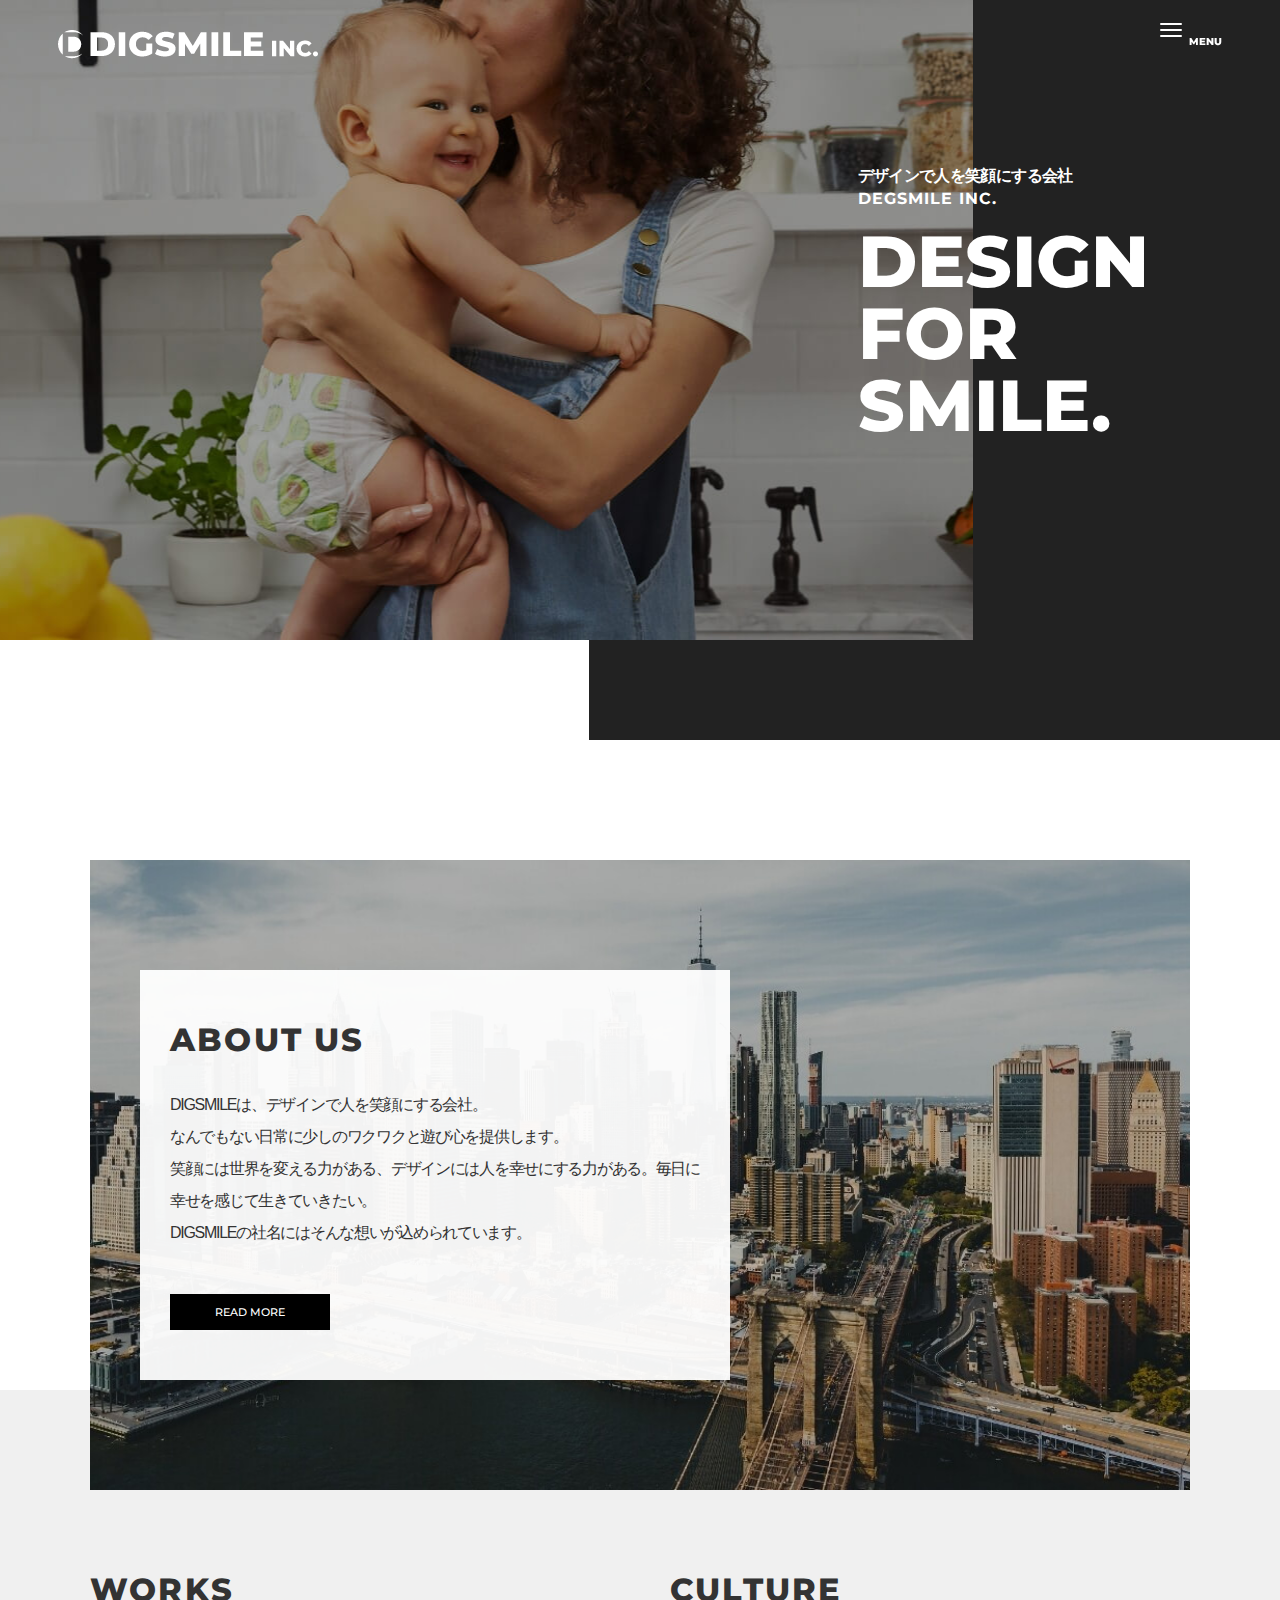
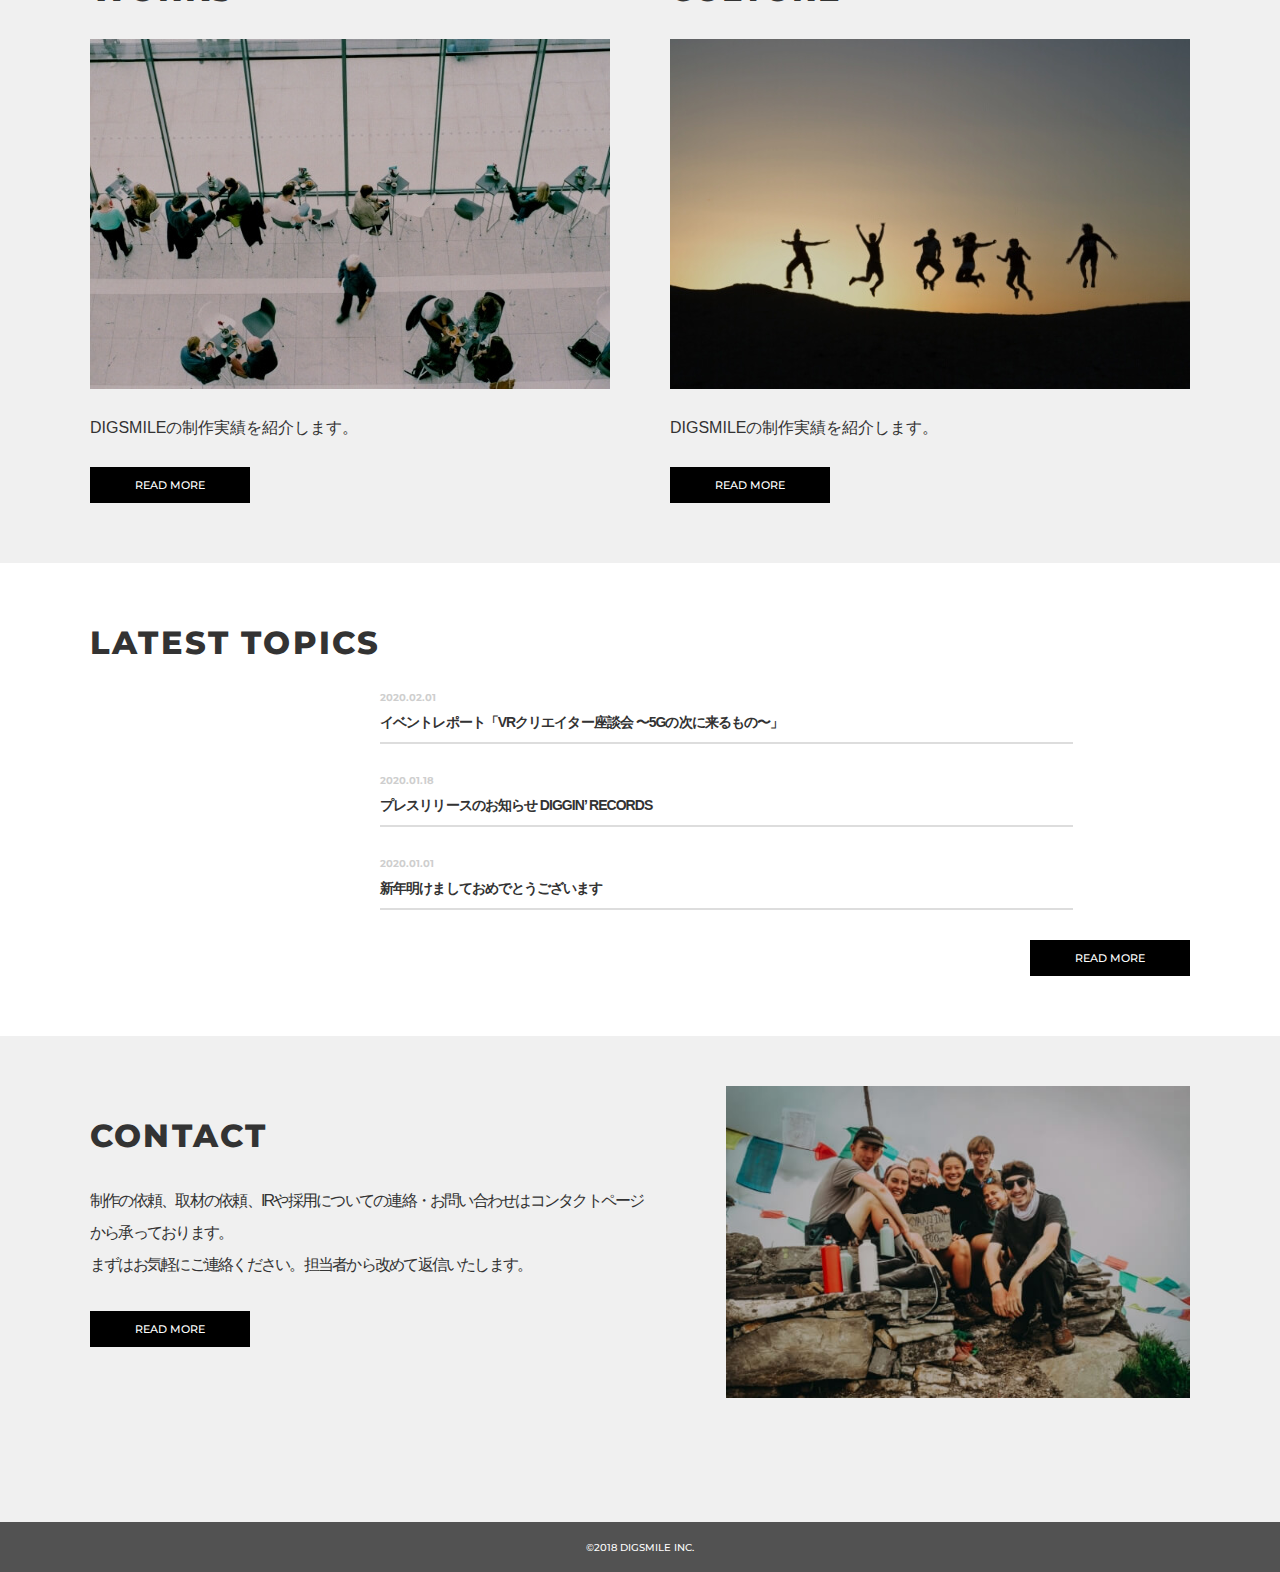
<file: portfolio001/index.html>
<!DOCTYPE html>
<html lang="ja">
  <head>
    <meta charset="utf-8">
    <meta http-equiv="X-UA-Compatible" content="IE=edge,chrome=1">
    <meta name="viewport" content="width=device-width, initial-scale=1">
        <meta name="description" content="description">
        <meta name="author" content="">
        <meta property="og:title" content="title">
        <meta property="og:type" content="website">
        <meta property="og:url" content="http://#{metas.url}">
        <!-- <meta property="og:image" content="http://#{metas.image}/og_image.png"> -->
        <meta property="og:site_name" content="site_name">
        <meta property="og:description" content="description">
    <title></title>
    <link rel="stylesheet" href="./assets/css/style.css">
    <link rel="preconnect" href="https://fonts.gstatic.com">
    <link href="https://fonts.googleapis.com/css2?family=Montserrat:wght@500;800&amp;display=swap" rel="stylesheet">
    <script async src="https://www.googletagmanager.com/gtag/js?id=G-PF06NMBZQF"></script>
    <script>
      window.dataLayer = window.dataLayer || [];
      function gtag(){dataLayer.push(arguments);}
      gtag('js', new Date());
      gtag('config', 'G-PF06NMBZQF');
    </script>
  </head>
  <script src="//ajax.googleapis.com/ajax/libs/jquery/1.11.2/jquery.min.js"></script>
  <script src="./assets/js/style.js"></script>
  <script>(window.jQuery || document .write('<script src="js/jquery-1.11.2.min.js"><\/script>'));</script>
    <body class="l-container" id="top">
      <header id="l-site-header">
        <div class="p-header-area flex-container">
          <div class="o-site-title">
            <h1><a href="./"><img src="./assets/images/site-logo.png" alt="DIGSMILE inc."></a></h1>
          </div>
        </div>
      </header>
      <div class="p-header-menu-button-part">
        <div class="p-header-menu-button-area">
          <div class="o-button__menu flex-container">
            <div id="nav-toggle-button">
              <button class="menu-trigger"><span></span><span></span><span></span></button>
            </div>
            <div class="o-button__menu-text"><span>MENU</span></div>
          </div>
        </div>
      </div>
          <main class="p-top-main" id="l-site-main">
            <section class="p-main-visual">
              <div class="p-left-area"></div>
              <div class="p-right-area"></div>
              <div class="p-text-area">
                <div class="p-text-area__inner">
                  <h2>デザインで人を笑顔にする会社<br><span class="en">DEGSMILE INC.</span></h2>
                  <p class="p-catchcopy">DESIGN<br>FOR<br>SMILE.</p>
                </div>
              </div>
            </section>
            <div class="p-middle-area">
              <section class="p-about-area">
                <div class="p-about-content-box">
                  <h2 class="o-section-title">ABOUT US</h2>
                  <p class="about-content-text">
                    DIGSMILEは、デザインで人を笑顔にする会社。<br>
                    なんでもない日常に少しのワクワクと遊び心を提供します。<br class="pc_only">
                    笑顔には世界を変える力がある、デザインには人を幸せにする力がある。毎日に幸せを感じて生きていきたい。<br>
                    DIGSMILEの社名にはそんな想いが込められています。
                  </p><a href="./about">
                    <button class="o-button">READ MORE</button></a>
                </div>
              </section>
              <div class="works-culture-area o-bg-accent">
                <div class="c-flex__container">
                  <section class="p-works-area c-flex__item o-content-box">
                    <h2 class="o-section-title">WORKS</h2>
                    <div class="o-section-image">
                      <picture>
                        <source media="(min-width: 481px)" srcset="./assets/images/works-img_pc.jpg">
                        <source media="(max-width: 480px)" srcset="./assets/images/works-img_sp.jpg"><img src="./assets/images/works-img_pc.jpg" alt="works">
                      </picture>
                    </div>
                    <p>DIGSMILEの制作実績を紹介します。</p>
                    <button class="o-button">READ MORE</button>
                  </section>
                  <section class="p-culture-area c-flex__item o-content-box">
                    <h2 class="o-section-title">CULTURE</h2>
                    <div class="o-section-image">
                      <picture>
                        <source media="(min-width: 481px)" srcset="./assets/images/culture-img_pc.jpg">
                        <source media="(max-width: 480px)" srcset="./assets/images/culture-img_sp.jpg"><img src="./assets/images/culture-img_pc.jpg" alt="culture">
                      </picture>
                    </div>
                    <p>DIGSMILEの制作実績を紹介します。</p>
                    <button class="o-button">READ MORE</button>
                  </section>
                </div>
              </div>
              <section class="p-topics-area o-content-box">
                <div class="c-flex__container">
                  <h2 class="c-flex__item o-section-title">LATEST TOPICS</h2>
                  <ul class="p-topics-list c-flex__item">
                    <li class="p-topics-item">
                      <div class="o-date">2020.02.01</div>
                      <p class="o-topic-title">イベントレポート「VRクリエイター座談会 〜5Gの次に来るもの〜」</p>
                    </li>
                    <li class="p-topics-item">
                      <div class="o-date">2020.01.18</div>
                      <p class="o-topic-title">プレスリリースのお知らせ DIGGIN’ RECORDS</p>
                    </li>
                    <li class="p-topics-item">
                      <div class="o-date">2020.01.01</div>
                      <p class="o-topic-title">新年明けましておめでとうございます</p>
                    </li>
                  </ul>
                </div>
                <button class="o-button">READ MORE</button>
              </section>
              <section class="p-contanct-area o-bg-accent">
                <div class="p-contact__inner c-flex__container o-content-box">
                  <div class="o-section-image c-flex__item">
                    <picture>
                      <source media="(min-width: 481px)" srcset="./assets/images/contact-img_pc.jpg">
                      <source media="(max-width: 480px)" srcset="./assets/images/contact-img_sp.jpg"><img src="./assets/images/contact-img_pc.jpg" alt="contact">
                    </picture>
                  </div>
                  <div class="o-section-content c-flex__item">
                    <h2 class="o-section-title">CONTACT</h2>
                    <p>制作の依頼、取材の依頼、IRや採用についての連絡・お問い合わせはコンタクトページから承っております。<br>まずはお気軽にご連絡ください。担当者から改めて返信いたします。</p><a href="./contact">
                      <button class="o-button">READ MORE</button></a>
                  </div>
                </div>
              </section>
            </div>
          </main>
      <aside id="l-site-aside">
        <div class="p-side-menu_area">
          <div class="p-side-menu_content">
            <div class="o-side-menu-icon"><img src="./assets/images/sidemenu-img.svg" alt="サイドメニューアイコン"></div>
            <ul>
              <li><a href="./about">ABOUT US</a></li>
              <li>WORKS</li>
              <li>CULTURE</li>
              <li>TOPICS</li>
              <li><a href="./contact">CONTACT</a></li>
            </ul>
          </div>
        </div>
      </aside>
      <div class="o-modal-bg"></div>
      <footer id="l-site-footer">
        <div class="p-footer-area">
          <p class="o-copyright"><span>©2018 DIGSMILE INC.</span></p>
        </div>
      </footer>
    </body>
</html>
</file>
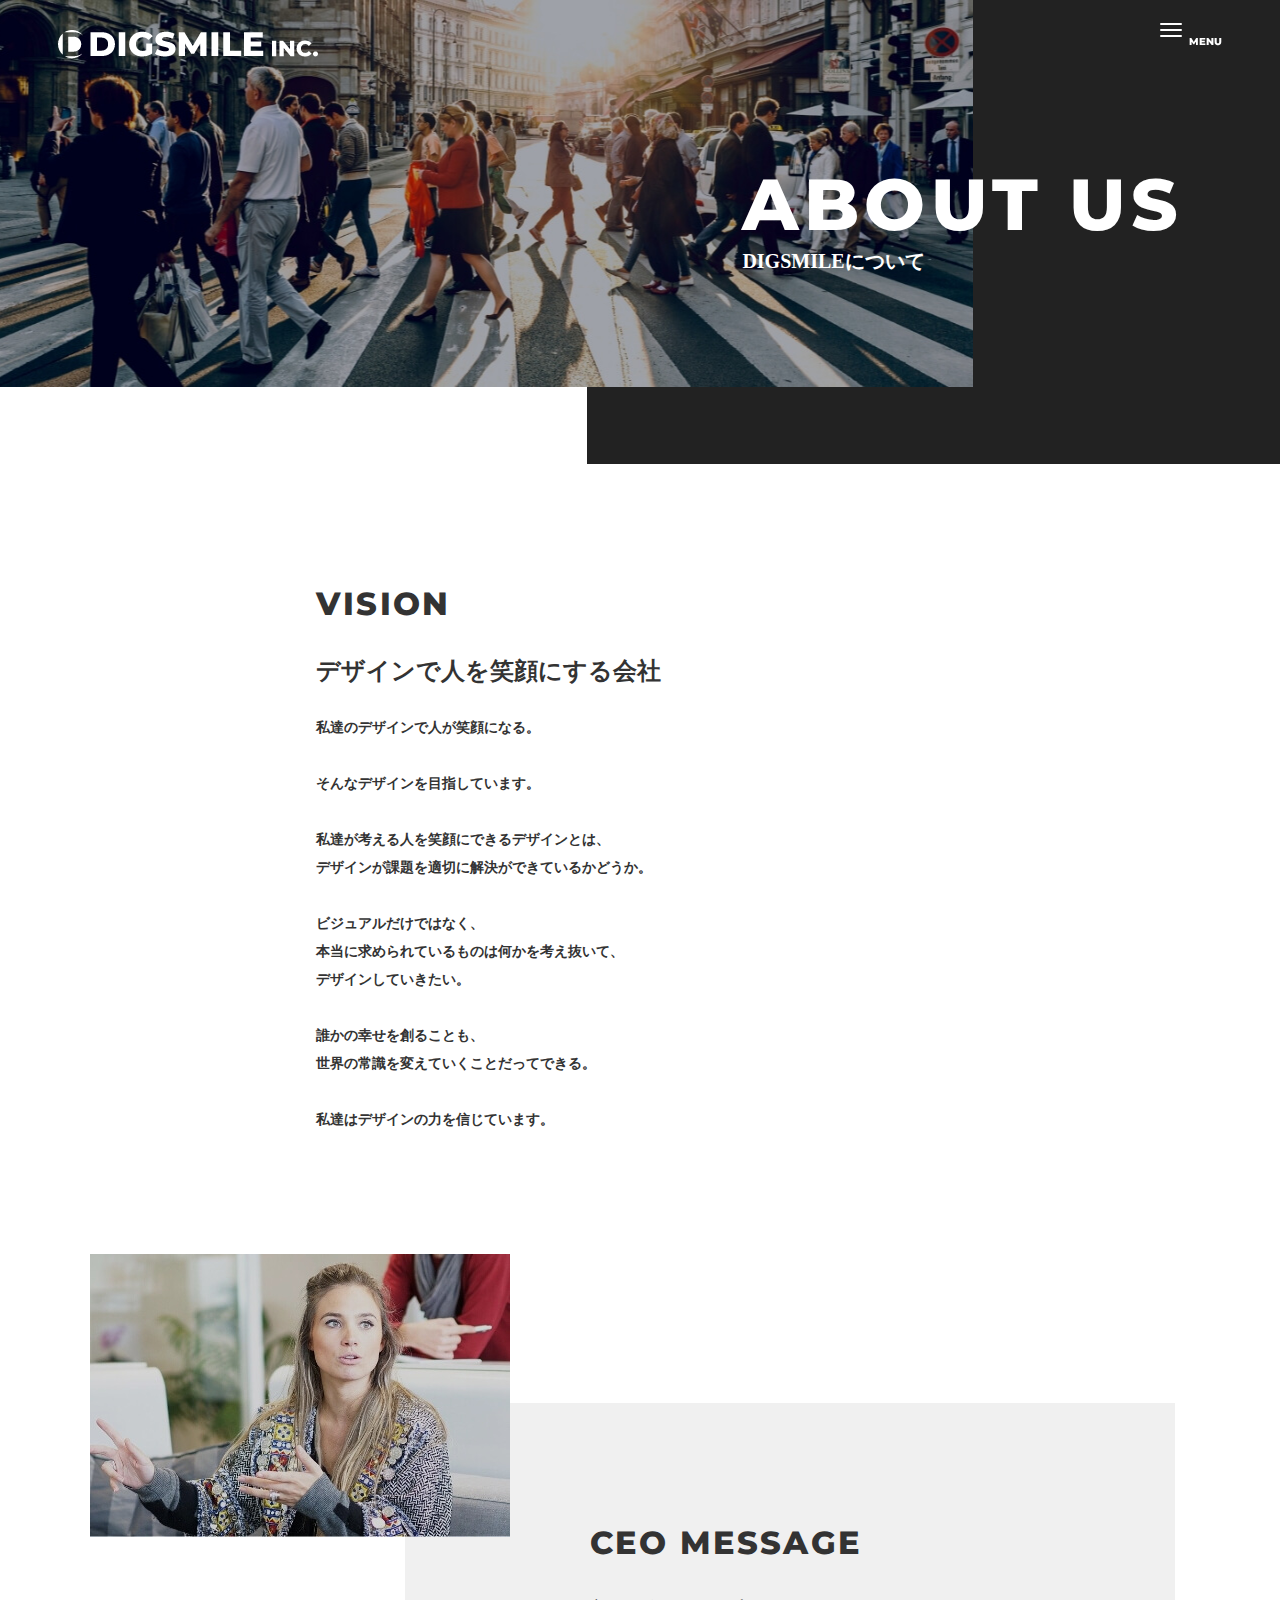
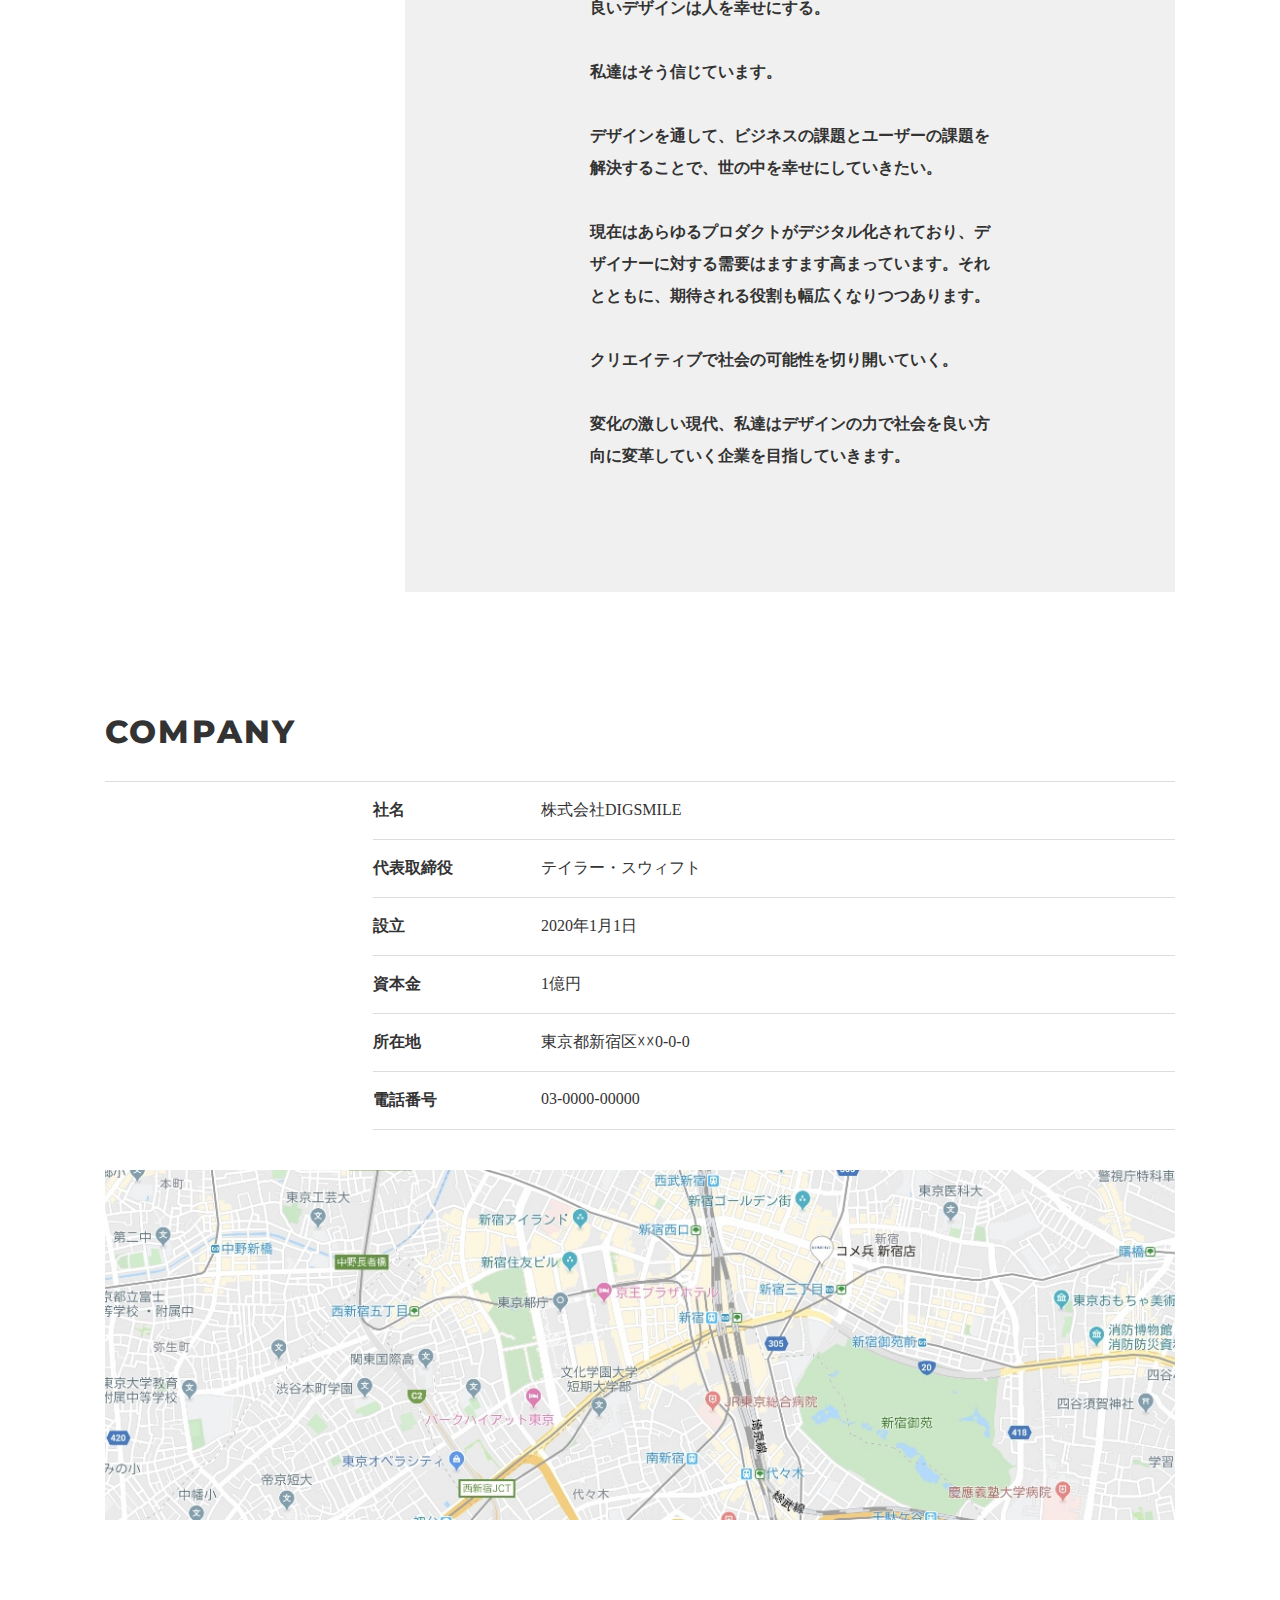
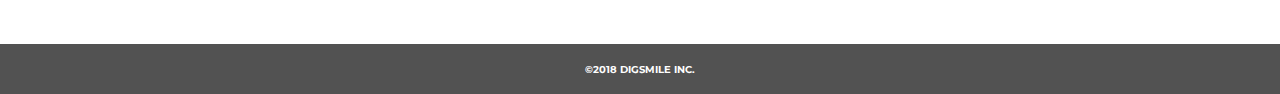
<file: portfolio001/about/index.html>
<!DOCTYPE html>
<html lang="ja">
  <head>
    <meta charset="utf-8">
    <meta http-equiv="X-UA-Compatible" content="IE=edge,chrome=1">
    <meta name="viewport" content="width=device-width, initial-scale=1">
        <meta name="description" content="description">
        <meta name="author" content="">
        <meta property="og:title" content="title">
        <meta property="og:type" content="website">
        <meta property="og:url" content="http://#{metas.url}">
        <meta property="og:image" content="http://#{metas.image}/og_image.png">
        <meta property="og:site_name" content="site_name">
        <meta property="og:description" content="description">
        <meta property="fb:app_id" content="任意のID">
    <title></title>
    <link rel="stylesheet" href="../assets/css/style.css">
    <link rel="preconnect" href="https://fonts.gstatic.com">
    <link href="https://fonts.googleapis.com/css2?family=Montserrat:wght@500;800&amp;display=swap" rel="stylesheet">
    <link href="https://fonts.googleapis.com/css2?family=Noto+Sans+JP:wght@400;700&amp;display=swap" rel="stylesheet">
    <script async src="https://www.googletagmanager.com/gtag/js?id=G-PF06NMBZQF"></script>
    <script>
      window.dataLayer = window.dataLayer || [];
      function gtag(){dataLayer.push(arguments);}
      gtag('js', new Date());
      gtag('config', 'G-PF06NMBZQF');
    </script>
  </head>
  <script src="//ajax.googleapis.com/ajax/libs/jquery/1.11.2/jquery.min.js"></script>
  <script src="../assets/js/style.js"></script>
  <script>(window.jQuery || document .write('<script src="js/jquery-1.11.2.min.js"><\/script>'));</script>
    <body class="l-container" id="about">
      <header id="l-site-header">
        <div class="p-header-area flex-container">
          <div class="o-site-title">
            <h2><a href="../"><img src="../assets/images/site-logo.png" alt="DIGSMILE inc."></a></h2>
          </div>
        </div>
      </header>
      <div class="p-header-menu-button-part">
        <div class="p-header-menu-button-area">
          <div class="o-button__menu flex-container">
            <div id="nav-toggle-button">
              <button class="menu-trigger"><span></span><span></span><span></span></button>
            </div>
            <div class="o-button__menu-text"><span>MENU</span></div>
          </div>
        </div>
      </div>
          <main class="p-about-main" id="l-site-main">
            <section class="p-main-visual p-lower-page">
              <div class="p-left-area"></div>
              <div class="p-right-area"></div>
              <div class="p-text-area">
                <div class="p-text-area__inner">
                  <h1>ABOUT US</h1>
                  <p class="description">
                    DIGSMILEについて
                    
                  </p>
                </div>
              </div>
            </section>
            <div class="p-middle-area">
              <section class="p-vision-area p-lower-page">
                <h2 class="o-section-title">VISION</h2>
                <h3 class="o-section-sub-title">デザインで人を笑顔にする会社</h3>
                <p class="p-vision-content-text">
                  私達のデザインで人が笑顔になる。<br>
                  <br>
                  そんなデザインを目指しています。<br>
                  <br>
                  私達が考える人を笑顔にできるデザインとは、<br>
                  デザインが課題を適切に解決ができているかどうか。<br>
                  <br>
                  ビジュアルだけではなく、<br>
                  本当に求められているものは何かを考え抜いて、<br>
                  デザインしていきたい。<br>
                  <br>
                  誰かの幸せを創ることも、<br>
                  世界の常識を変えていくことだってできる。<br>
                  <br>
                  私達はデザインの力を信じています。<br>
                </p>
              </section>
              <section class="p-message-area p-lower-page">
                <div class="o-section-image">
                  <picture><img src="../assets/images/ceo-img.jpg" alt="ceoイメージ"></picture>
                </div>
                <div class="p-massage-content-area">
                  <h2 class="o-section-title">CEO MESSAGE</h2>
                  <p class="p-massage-content-text">
                    良いデザインは人を幸せにする。<br>
                    <br>
                    私達はそう信じています。<br>
                    <br>
                    デザインを通して、ビジネスの課題とユーザーの課題を解決することで、世の中を幸せにしていきたい。<br>
                    <br>
                    現在はあらゆるプロダクトがデジタル化されており、デザイナーに対する需要はますます高まっています。それとともに、期待される役割も幅広くなりつつあります。<br>
                    <br>
                    クリエイティブで社会の可能性を切り開いていく。<br>
                    <br>
                    変化の激しい現代、私達はデザインの力で社会を良い方向に変革していく企業を目指していきます。
                  </p>
                </div>
              </section>
              <section class="p-company-info-area p-lower-page">
                <h2 class="o-section-title">COMPANY</h2><span class="o-under-line"></span>
                <div class="p-company-info-list">
                  <dl>
                    <dt>社名</dt>
                    <dd>株式会社DIGSMILE</dd>
                    <dt>代表取締役</dt>
                    <dd>テイラー・スウィフト</dd>
                    <dt>設立</dt>
                    <dd>2020年1月1日</dd>
                    <dt>資本金</dt>
                    <dd>1億円</dd>
                    <dt>所在地</dt>
                    <dd>東京都新宿区☓☓0-0-0</dd>
                    <dt>電話番号</dt>
                    <dd>03-0000-00000</dd>
                  </dl>
                </div>
                <div class="o-map-img">
                  <picture>
                    <source media="(min-width: 769px)" srcset="../assets/images/map_pc.jpg">
                    <source media="(max-width: 480px)" srcset="../assets/images/map_sp.jpg"><img src="../assets/images/map_pc.jpg" alt="mapイメージ">
                  </picture>
                </div>
              </section>
            </div>
          </main>
      <aside id="l-site-aside">
        <div class="p-side-menu_area">
          <div class="p-side-menu_content">
            <div class="o-side-menu-icon"><img src="../assets/images/sidemenu-img.svg" alt="サイドメニューアイコン"></div>
            <ul>
              <li><a href="../about">ABOUT US</a></li>
              <li>WORKS</li>
              <li>CULTURE</li>
              <li>TOPICS</li>
              <li><a href="../contact">CONTACT</a></li>
            </ul>
          </div>
        </div>
      </aside>
      <div class="o-modal-bg"></div>
      <footer id="l-site-footer">
        <div class="p-footer-area">
          <p class="o-copyright"><span>©2018 DIGSMILE INC.</span></p>
        </div>
      </footer>
    </body>
</html>
</file>
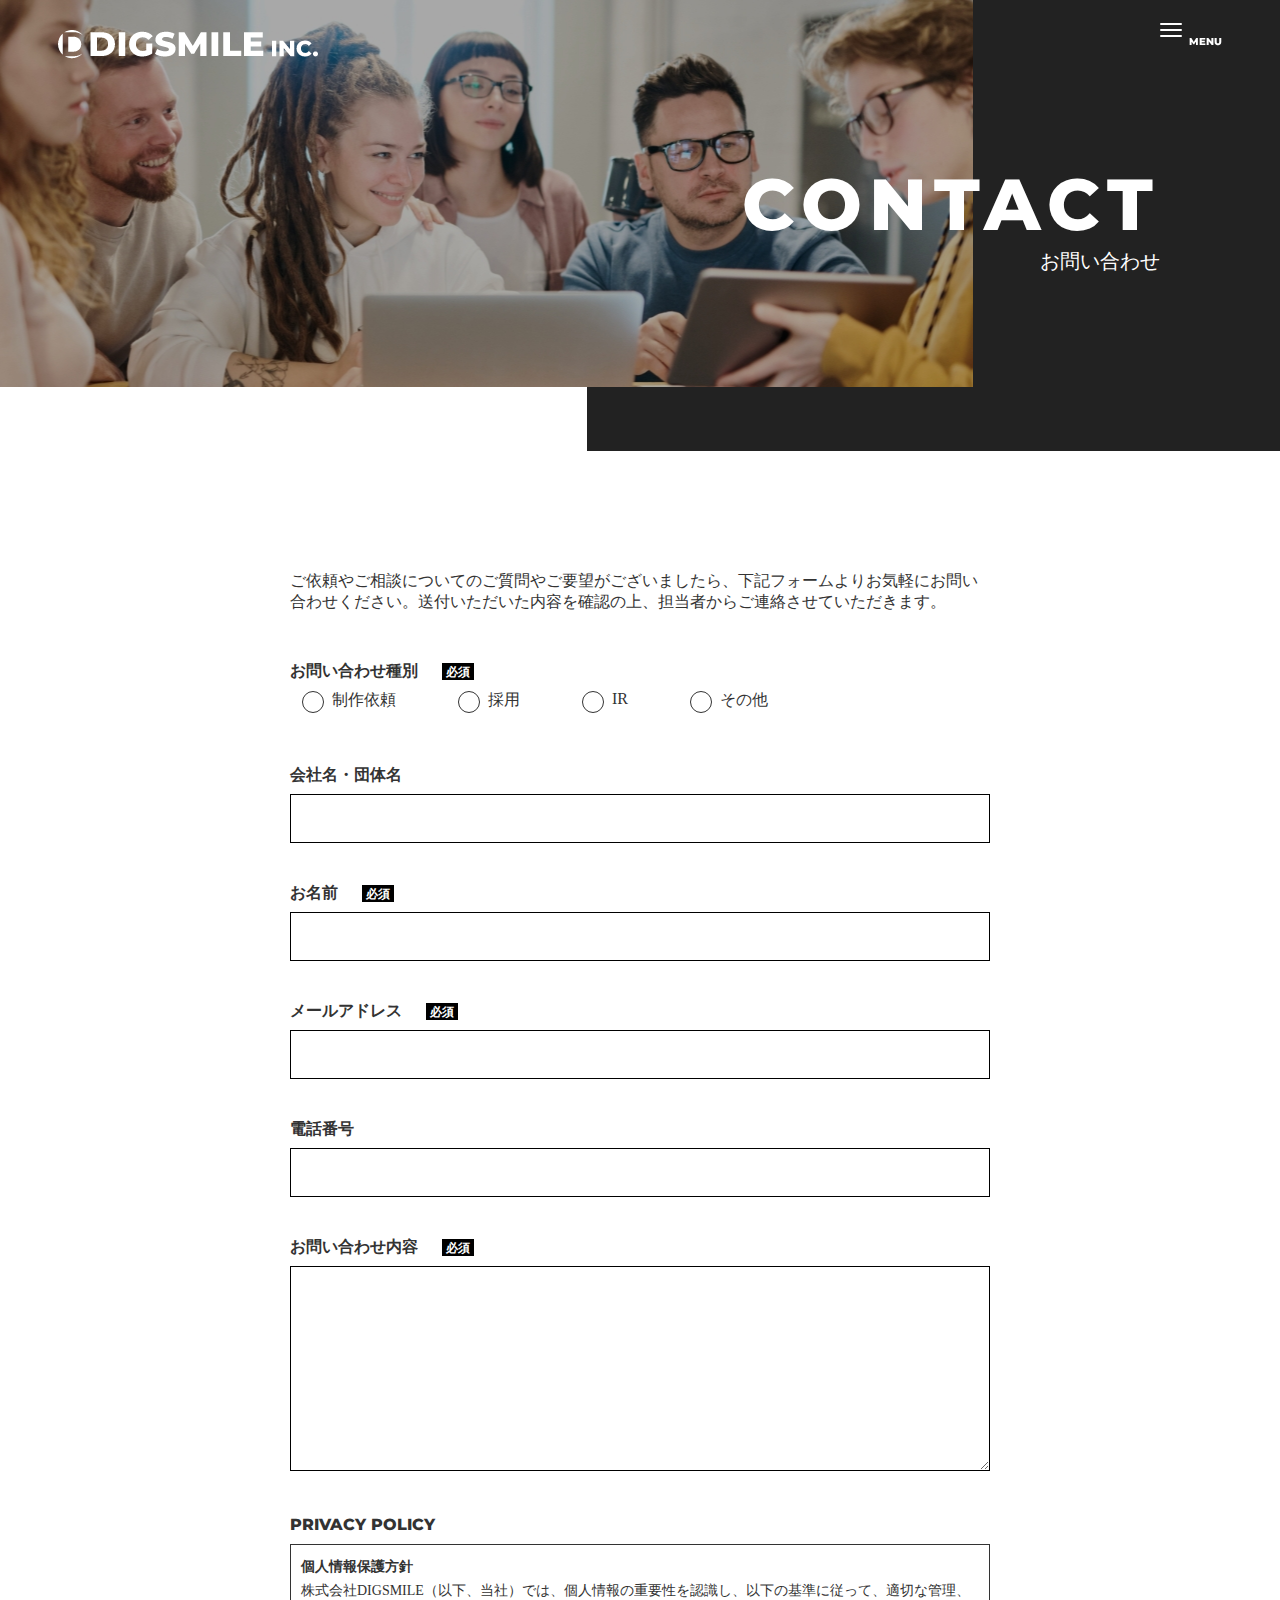
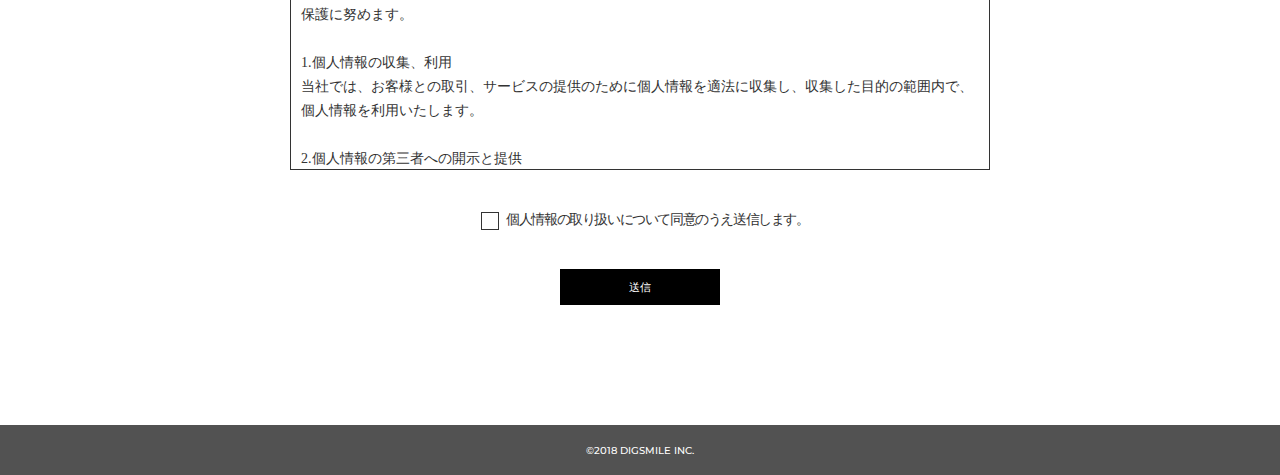
<file: portfolio001/contact/index.html>
<!DOCTYPE html>
<html lang="ja">
  <head>
    <meta charset="utf-8">
    <meta http-equiv="X-UA-Compatible" content="IE=edge,chrome=1">
    <meta name="viewport" content="width=device-width, initial-scale=1">
        <meta name="description" content="description">
        <meta name="author" content="">
        <meta property="og:title" content="title">
        <meta property="og:type" content="website">
        <meta property="og:url" content="http://#{metas.url}">
        <meta property="og:image" content="http://#{metas.image}/og_image.png">
        <meta property="og:site_name" content="site_name">
        <meta property="og:description" content="description">
        <meta property="fb:app_id" content="任意のID">
    <title></title>
    <link rel="stylesheet" href="../assets/css/style.css">
    <link rel="preconnect" href="https://fonts.gstatic.com">
    <link href="https://fonts.googleapis.com/css2?family=Montserrat:wght@500;800&amp;display=swap" rel="stylesheet">
    <link href="https://fonts.googleapis.com/css2?family=Noto+Sans+JP:wght@400;700&amp;display=swap" rel="stylesheet">
    <script async src="https://www.googletagmanager.com/gtag/js?id=G-PF06NMBZQF"></script>
    <script>
      window.dataLayer = window.dataLayer || [];
      function gtag(){dataLayer.push(arguments);}
      gtag('js', new Date());
      gtag('config', 'G-PF06NMBZQF');
    </script>
  </head>
  <script src="//ajax.googleapis.com/ajax/libs/jquery/1.11.2/jquery.min.js"></script>
  <script src="../assets/js/style.js"></script>
  <script>(window.jQuery || document .write('<script src="js/jquery-1.11.2.min.js"><\/script>'));</script>
    <body class="l-container" id="contact">
      <header id="l-site-header">
        <div class="p-header-area flex-container">
          <div class="o-site-title">
            <h2><a href="../"><img src="../assets/images/site-logo.png" alt="DIGSMILE inc."></a></h2>
          </div>
        </div>
      </header>
      <div class="p-header-menu-button-part">
        <div class="p-header-menu-button-area">
          <div class="o-button__menu flex-container">
            <div id="nav-toggle-button">
              <button class="menu-trigger"><span></span><span></span><span></span></button>
            </div>
            <div class="o-button__menu-text"><span>MENU</span></div>
          </div>
        </div>
      </div>
          <main class="p-contact-main" id="l-site-main">
            <section class="p-main-visual p-lower-page">
              <div class="p-left-area"></div>
              <div class="p-right-area"></div>
              <div class="p-text-area">
                <div class="p-text-area__inner">
                  <h1>CONTACT</h1>
                  <p class="description">お問い合わせ</p>
                </div>
              </div>
              <div class="o-decoration-parts"><span>SCROLL</span></div>
            </section>
            <div class="p-middle-area">
              <section class="p-contact-area p-lower-page">
                <p class="p-contact-description-text">ご依頼やご相談についてのご質問やご要望がございましたら、下記フォームよりお気軽にお問い合わせください。送付いただいた内容を確認の上、担当者からご連絡させていただきます。</p>
                <form class="p-contact-input-area">
                  <div class="p-contact-item">
                    <label class="o-item-title is-required" for="kind">お問い合わせ種別</label>
                    <div class="c-flex__container">
                      <input id="kind01" type="radio" name="kind" value="制作依頼">
                      <label for="kind01">制作依頼</label>
                      <input id="kind02" type="radio" name="kind" value="採用">
                      <label for="kind02">採用</label>
                      <input id="kind03" type="radio" name="kind" value="IR">
                      <label for="kind03">IR</label>
                      <input id="kind04" type="radio" name="kind" value="その他">
                      <label for="kind04">その他</label>
                    </div>
                  </div>
                  <div class="p-contact-item">
                    <label class="o-item-title" for="company_name">会社名・団体名</label>
                    <input type="text" name="company_name">
                  </div>
                  <div class="p-contact-item">
                    <label class="o-item-title is-required" for="name">お名前</label>
                    <input type="text" name="name">
                  </div>
                  <div class="p-contact-item">
                    <label class="o-item-title is-required" for="email">メールアドレス</label>
                    <input type="text" name="email">
                  </div>
                  <div class="p-contact-item">
                    <label class="o-item-title" for="tel">電話番号</label>
                    <input type="text" name="tel">
                  </div>
                  <div class="p-contact-item">
                    <label class="o-item-title is-required" for="content">お問い合わせ内容</label>
                    <textarea name="content"></textarea>
                  </div>
                  <div class="p-privacy-policy-area">
                    <label class="o-priavcy-policy-title">PRIVACY POLICY</label>
                    <p class="o-privacy-policy-content"><strong>個人情報保護方針</strong><br>株式会社DIGSMILE（以下、当社）では、個人情報の重要性を認識し、以下の基準に従って、適切な管理、保護に努めます。<br><br>1.個人情報の収集、利用<br>当社では、お客様との取引、サービスの提供のために個人情報を適法に収集し、収集した目的の範囲内で、個人情報を利用いたします。<br><br>2.個人情報の第三者への開示と提供<br>収集したお客様の個人情報は、法的な要請等によらない限り、お客様の承諾を得ない第三者に対して提供・開示はいたしません。<br>業務の都合上、業務委託先に個人情報を提供する場合は、機密保持契約等によって業務委託先に個人情報保護を義務付けるとともに、業務委託先が適切に個人情報を取り扱うように管理いたします。<br><br>3.個人情報の保護<br>当社では、個人情報の紛失、破壊、改ざん、不正アクセス、および漏えい等を防止するため、適切な対策を行います。<br><br>4.法令および関連規範の遵守<br>当社は、個人情報の取り扱いに関して、個人情報保護法をはじめとする個人情報に関する法令および関連する規範を遵守します。<br><br>5.個人情報の開示・訂正・削除<br>当社では、個人情報の開示・訂正・削除等の依頼があった場合、情報提供者本人であることを確認の上、すみやかに対応いたします。<br><br>法令や当社方針により、プライバシー・ポリシーを予告なく改訂することがあります。<br><br>お問い合わせ窓口<br>当社の個人情報の取扱いに関するお問い合わせは下記までご連絡お願いいたします。<br>株式会社ファイアープレイス<br>044-589-4333<br><br></p>
                    <div class="p-check-area">
                      <input id="privacycheck" type="checkbox" name="privacy">
                      <label class="o-checkbox-label" for="privacycheck">個人情報の取り扱いについて同意のうえ送信します。</label>
                    </div>
                  </div>
                  <button class="o-button" type="submit">送信</button>
                </form>
              </section>
            </div>
          </main>
      <aside id="l-site-aside">
        <div class="p-side-menu_area">
          <div class="p-side-menu_content">
            <div class="o-side-menu-icon"><img src="../assets/images/sidemenu-img.svg" alt="サイドメニューアイコン"></div>
            <ul>
              <li><a href="../about">ABOUT US</a></li>
              <li>WORKS</li>
              <li>CULTURE</li>
              <li>TOPICS</li>
              <li><a href="../contact">CONTACT</a></li>
            </ul>
          </div>
        </div>
      </aside>
      <div class="o-modal-bg"></div>
      <footer id="l-site-footer">
        <div class="p-footer-area">
          <p class="o-copyright"><span>©2018 DIGSMILE INC.</span></p>
        </div>
      </footer>
    </body>
</html>
</file>
<file: portfolio001/assets/css/style.css>
@charset "UTF-8";
* {
  margin: 0;
  padding: 0;
  box-sizing: border-box;
}

html {
  position: relative;
  max-width: 1440px;
  margin: 0 auto;
}

ul {
  list-style-type: none;
}

a {
  color: inherit;
  text-decoration: none;
  cursor: pointer;
}

.flex-container {
  display: flex;
}

.c-flex__container {
  display: flex;
  flex-direction: column;
}

@media screen and (min-width: 769px) {
  .c-flex__container {
    flex-direction: row;
  }
}

html {
  font-size: 62.5%;
  font-family: "Yu Gothic Medium", "游ゴシック Medium", YuGothic, "游ゴシック体", "ヒラギノ角ゴ Pro W3", "メイリオ", sans-serif;
  font-weight: 400;
  color: #333333;
  word-break: break-word;
}

h1 {
  font-size: 32px;
  font-size: 3.2rem;
  font-weight: 700;
}

h2 {
  font-size: 28px;
  font-size: 2.8rem;
  font-weight: 700;
}

a, p, div, section {
  font-size: 16px;
  font-size: 1.6rem;
  font-size: 16px;
  font-size: 1.6rem;
}

#about {
  font-family: "Noto Sans JP', sans-serif";
}

#about p {
  font-weight: 700;
}

@media screen and (min-width: 481px) {
  #contact {
    font-family: "Noto Sans JP', sans-serif";
  }
}

.p-lower-page p {
  font-size: 16px;
  font-size: 1.6rem;
}

@media screen and (max-width: 480px) {
  .p-lower-page p {
    font-size: 14px;
    font-size: 1.4rem;
  }
}

.p-lower-page dl {
  font-size: 16px;
  font-size: 1.6rem;
}

@media screen and (max-width: 480px) {
  .p-lower-page dl {
    font-size: 14px;
    font-size: 1.4rem;
  }
}

.p-lower-page dt {
  font-weight: 700;
}

/* Header style */
#l-site-header {
  position: absolute;
  top: 0;
  left: 0;
  width: 100%;
  padding: 30px 58px;
  position: fixed;
  opacity: 1;
  z-index: 100;
}

@media screen and (max-width: 768px) {
  #l-site-header {
    padding: 30px 33.8px;
  }
}

@media screen and (max-width: 480px) {
  #l-site-header {
    padding: 20px;
  }
}

/* Main style */
#l-site-main {
  position: relative;
  z-index: 10;
  background-color: #FFFFFF;
}

/* Siide style */
#l-site-aside {
  position: fixed;
  width: 100%;
  max-width: 1440px;
  height: 100%;
  top: 0px;
}

/* Footer style */
#l-site-footer {
  position: relative;
  height: 50px;
  background-color: #525252;
}

.o-button {
  width: 160px;
  height: 36px;
  text-align: center;
  vertical-align: middle;
  border: none;
  background-color: #000;
  color: #FFFFFF;
  font-family: "Montserrat", sans-serif;
  font-weight: 500;
  font-size: 11px;
  font-size: 1.1rem;
}

input[type=radio] {
  display: none;
}

input[type=radio] + label {
  position: relative;
  padding-left: 30px;
  margin-left: 12px;
  margin-right: 50px;
  margin-bottom: 14px;
}

input[type=radio] + label::before {
  content: "";
  display: block;
  position: absolute;
  width: 20px;
  height: 20px;
  border: 1px solid;
  border-radius: 50%;
  top: 1px;
  left: 0;
}

input[type=radio]:checked + label::after {
  content: "";
  display: block;
  position: absolute;
  width: 12px;
  height: 12px;
  background-color: #000000;
  border: 1px solid;
  border-radius: 50%;
  top: 5px;
  left: 4px;
}

input[type=checkbox] {
  display: none;
}

input[type=checkbox] + label {
  position: relative;
  padding-left: 25px;
}

input[type=checkbox] + label::before {
  content: "";
  display: block;
  position: absolute;
  width: 16px;
  height: 16px;
  border: 1px solid;
  top: 0;
  left: 0;
}

input[type=checkbox]:checked + label::after {
  content: "";
  display: block;
  position: absolute;
  top: -2px;
  left: 4px;
  width: 7px;
  height: 14px;
  transform: rotate(40deg);
  border-bottom: 3px solid;
  border-right: 3px solid;
}

#nav-toggle-button {
  position: relative;
  height: 20px;
  top: -7px;
}

#nav-toggle-button .menu-trigger {
  background-color: #FFFFFF;
  border: none;
  outline: none;
  background: transparent;
}

#nav-toggle-button .menu-trigger,
#nav-toggle-button .menu-trigger span {
  display: inline-block;
  transition: all .4s;
  box-sizing: border-box;
}

#nav-toggle-button .menu-trigger {
  position: relative;
  width: 22px;
  height: 14px;
}

#nav-toggle-button .menu-trigger span {
  position: absolute;
  left: 0;
  width: 100%;
  height: 2px;
  background-color: #FFFFFF;
  border-radius: 4px;
}

#nav-toggle-button .menu-trigger span:nth-of-type(1) {
  top: 0;
}

#nav-toggle-button .menu-trigger span:nth-of-type(2) {
  top: 5.8px;
}

#nav-toggle-button .menu-trigger span:nth-of-type(3) {
  bottom: 0;
}

#nav-toggle-button .menu-trigger.active {
  transform: rotate(360deg);
}

#nav-toggle-button .menu-trigger.active span:nth-of-type(1) {
  transform: translateY(6px) rotate(-30deg);
}

#nav-toggle-button .menu-trigger.active span:nth-of-type(2) {
  transform: translateY(0) rotate(30deg);
}

#nav-toggle-button .menu-trigger.active span:nth-of-type(3) {
  opacity: 0;
}

.p-footer-area {
  text-align: center;
  position: absolute;
  top: 50%;
  left: 50%;
  transform: translate(-50%, -50%);
}

.p-footer-area .o-copyright {
  font-family: "Montserrat", sans-serif;
  font-weight: 500;
  font-size: 10px;
  font-size: 1rem;
  color: #FFFFFF;
}

.p-header-area {
  max-width: 1326px;
  margin: 0 auto;
  position: relative;
}

.p-header-area .o-site-title {
  width: 260px;
}

@media screen and (max-width: 768px) {
  .p-header-area .o-site-title {
    width: 189px;
  }
}

.p-header-area .o-site-title h1, .p-header-area .o-site-title h2 {
  font-size: 0;
  font-weight: initial;
}

.p-header-area .o-site-title h1 a, .p-header-area .o-site-title h2 a {
  position: relative;
  display: inline-block;
}

.p-header-area .o-site-title h1 a img, .p-header-area .o-site-title h2 a img {
  width: 100%;
}

.p-header-menu-button-part {
  width: 100%;
  position: fixed;
  left: 0;
  z-index: 300;
}

.p-header-menu-button-part .p-header-menu-button-area {
  max-width: 1440px;
  margin: 0 auto;
  position: relative;
}

.p-header-menu-button-part .p-header-menu-button-area .o-button__menu {
  position: absolute;
  right: 0;
  color: #FFFFFF;
  padding: 30px 58px;
}

@media screen and (max-width: 768px) {
  .p-header-menu-button-part .p-header-menu-button-area .o-button__menu {
    padding: 30px 38px;
  }
}

@media screen and (max-width: 480px) {
  .p-header-menu-button-part .p-header-menu-button-area .o-button__menu {
    padding: 22px 15px;
  }
}

.p-header-menu-button-part .p-header-menu-button-area .o-button__menu .o-button__menu-text {
  position: relative;
  width: 40px;
  height: 22px;
}

.p-header-menu-button-part .p-header-menu-button-area .o-button__menu .o-button__menu-text span {
  position: absolute;
  top: 50%;
  left: 7px;
  transform: translateY(-50%);
  font-size: 10px;
  font-size: 1rem;
  font-family: "Montserrat", sans-serif;
  font-weight: 800;
}

.p-main-visual {
  position: relative;
  height: 740px;
  margin-bottom: 120px;
}

@media screen and (max-width: 768px) {
  .p-main-visual {
    height: 1024px;
    margin-bottom: 80px;
  }
}

@media screen and (max-width: 480px) {
  .p-main-visual {
    height: 667px;
    margin-bottom: 120px;
  }
}

.p-main-visual .p-left-area {
  position: relative;
  z-index: 10;
  width: 76%;
  height: 640px;
  background-image: url("../images/main-visual_pc.jpg");
  background-repeat: no-repeat;
  background-position: center;
}

@media screen and (max-width: 768px) {
  .p-main-visual .p-left-area {
    width: 78.1%;
    height: 890px;
    background-image: url("../images/main-visual_tb.jpg");
    background-size: cover;
  }
}

@media screen and (max-width: 480px) {
  .p-main-visual .p-left-area {
    width: 282px;
    height: 580px;
    background-image: url("../images/main-visual_sp.jpg");
  }
}

.p-main-visual.p-lower-page {
  height: 464px;
  margin-bottom: 120px;
}

.p-main-visual.p-lower-page .p-text-area__inner h1 {
  font-family: "Montserrat", sans-serif;
  font-weight: 800;
  font-size: 72px;
  font-size: 7.2rem;
  letter-spacing: 0.07em;
  line-height: 1.19;
}

.p-main-visual.p-lower-page .p-text-area__inner .description {
  font-size: 20px;
  font-size: 2rem;
}

.p-main-visual.p-lower-page .p-left-area {
  height: 387px;
}

.p-main-visual.p-lower-page .p-right-area {
  width: 54.17%;
  height: 100%;
}

.p-main-visual.p-lower-page .p-text-area {
  width: 100%;
  height: 100%;
}

.p-main-visual.p-lower-page .p-text-area .p-text-area__inner {
  top: 218px;
  left: 58%;
}

@media screen and (max-width: 768px) {
  .p-main-visual.p-lower-page {
    height: 615px;
    margin-bottom: 80px;
  }
  .p-main-visual.p-lower-page .p-text-area__inner h1 {
    font-family: "Montserrat", sans-serif;
    font-weight: 800;
    font-size: 52px;
    font-size: 5.2rem;
    line-height: 1.3;
  }
  .p-main-visual.p-lower-page .p-text-area__inner .description {
    font-size: 16px;
    font-size: 1.6rem;
  }
  .p-main-visual.p-lower-page .p-left-area {
    height: 529px;
  }
  .p-main-visual.p-lower-page .p-right-area {
    width: 52.87%;
    height: 100%;
  }
  .p-main-visual.p-lower-page .p-text-area {
    width: 100%;
    height: 100%;
  }
  .p-main-visual.p-lower-page .p-text-area .p-text-area__inner {
    top: 260px;
    left: 48%;
  }
}

@media screen and (max-width: 480px) {
  .p-main-visual.p-lower-page {
    height: 449px;
    margin-bottom: 80px;
  }
  .p-main-visual.p-lower-page .p-text-area__inner h1 {
    font-family: "Montserrat", sans-serif;
    font-weight: 800;
    font-size: 52px;
    font-size: 5.2rem;
    letter-spacing: 0;
    margin-bottom: 7px;
  }
  .p-main-visual.p-lower-page .p-left-area {
    height: 387px;
  }
  .p-main-visual.p-lower-page .p-right-area {
    width: 52%;
    height: 100%;
  }
  .p-main-visual.p-lower-page .p-text-area {
    width: 100%;
    height: 100%;
  }
  .p-main-visual.p-lower-page .p-text-area .p-text-area__inner {
    top: 197px;
    left: 15%;
  }
}

.p-main-visual .p-right-area {
  position: absolute;
  z-index: 0;
  top: 0;
  right: 0;
  width: 54%;
  height: 740px;
  background-color: #222222;
}

@media screen and (max-width: 768px) {
  .p-main-visual .p-right-area {
    width: 73.1%;
    height: 1024px;
  }
}

@media screen and (max-width: 480px) {
  .p-main-visual .p-right-area {
    width: 282px;
    height: 667px;
  }
}

.p-main-visual .p-text-area {
  position: absolute;
  z-index: 20;
  width: 33%;
  height: 740px;
  top: 0;
  right: 0;
  color: #FFFFFF;
  background-color: none;
}

@media screen and (max-width: 768px) {
  .p-main-visual .p-text-area {
    width: 42%;
    height: 1024px;
  }
}

@media screen and (max-width: 480px) {
  .p-main-visual .p-text-area {
    width: 282px;
    height: 580px;
  }
}

.p-main-visual .p-text-area__inner {
  position: absolute;
  top: 41%;
  transform: translateY(-50%);
}

@media screen and (max-width: 768px) {
  .p-main-visual .p-text-area__inner {
    top: 43%;
  }
}

@media screen and (max-width: 480px) {
  .p-main-visual .p-text-area__inner {
    left: 18px;
    top: 49%;
  }
}

.p-main-visual .p-text-area__inner h2 {
  font-size: 16px;
  font-weight: 700;
  line-height: 1.4;
  letter-spacing: -0.04em;
  margin-bottom: 15px;
}

.p-main-visual .p-text-area__inner h2 span.en {
  font-family: "Montserrat", sans-serif;
  font-weight: 700;
  letter-spacing: 0.063em;
}

.p-main-visual .p-text-area .p-catchcopy {
  font-family: "Montserrat", sans-serif;
  font-weight: 800;
  font-size: 72px;
  font-size: 7.2rem;
  line-height: 1;
}

@media screen and (max-width: 768px) {
  .p-main-visual .p-text-area .p-catchcopy {
    font-size: 56px;
    font-size: 5.6rem;
    letter-spacing: 0.068em;
    line-height: 0.946;
  }
}

.p-middle-area .p-about-area {
  position: relative;
  background-image: url("../images/about-img_pc.jpg");
  background-size: cover;
  padding: 110px 50px;
  margin: 0 auto -100px;
  max-width: 1100px;
}

@media screen and (max-width: 768px) {
  .p-middle-area .p-about-area {
    background-image: url("../images/about-img_tb.jpg");
    margin: 0;
    padding: 60px 89px;
  }
}

@media screen and (max-width: 480px) {
  .p-middle-area .p-about-area {
    background-image: url("../images/about-img_sp.jpg");
    padding: 50px 0;
    margin: 0;
  }
}

.p-middle-area .p-about-area .o-section-title {
  padding-top: 0;
}

.p-middle-area .p-about-area .p-about-content-box {
  background-color: rgba(255, 255, 255, 0.95);
  padding: 50px 30px;
  max-width: 590px;
}

@media screen and (max-width: 768px) {
  .p-middle-area .p-about-area .p-about-content-box {
    padding: 40px 30px;
  }
}

@media screen and (max-width: 480px) {
  .p-middle-area .p-about-area .p-about-content-box {
    margin: 0 15px;
  }
}

.p-middle-area .p-about-area .p-about-content-box .about-content-text {
  font-weight: 400;
  letter-spacing: -0.08em;
  line-height: 2;
  margin-bottom: 45px;
}

@media screen and (max-width: 480px) {
  .p-middle-area .p-about-area .p-about-content-box .about-content-text {
    font-size: 14px;
    font-size: 1.4rem;
  }
}

@media screen and (min-width: 769px) {
  .p-middle-area .works-culture-area .c-flex__container {
    max-width: 1100px;
    justify-content: space-between;
    margin: 0 auto;
  }
}

.p-middle-area .p-works-area.o-content-box,
.p-middle-area .p-culture-area.o-content-box {
  max-width: 520px;
}

@media screen and (min-width: 769px) {
  .p-middle-area .p-works-area.o-content-box,
  .p-middle-area .p-culture-area.o-content-box {
    margin: 0 0 60px;
  }
}

@media screen and (min-width: 769px) {
  .p-middle-area .p-works-area,
  .p-middle-area .p-culture-area {
    padding-top: 180px;
  }
  .p-middle-area .p-works-area .o-section-title,
  .p-middle-area .p-culture-area .o-section-title {
    padding-top: 0;
  }
}

.p-middle-area .p-works-area .o-section-image,
.p-middle-area .p-culture-area .o-section-image {
  margin-bottom: 25px;
}

.p-middle-area .p-works-area .o-section-image img,
.p-middle-area .p-culture-area .o-section-image img {
  width: 100%;
  max-width: 520px;
}

@media screen and (max-width: 768px) {
  .p-middle-area .p-works-area .o-section-image,
  .p-middle-area .p-culture-area .o-section-image {
    margin-bottom: 27px;
  }
}

.p-middle-area .p-works-area p,
.p-middle-area .p-culture-area p {
  margin-bottom: 28px;
}

@media screen and (max-width: 768px) and (min-width: 481px) {
  .p-middle-area .p-works-area.o-content-box {
    margin-bottom: 80px;
  }
}

@media screen and (max-width: 768px) and (min-width: 481px) {
  .p-middle-area .p-culture-area.o-content-box {
    margin-bottom: 40px;
  }
}

.p-middle-area .p-culture-area .o-section-title {
  padding-top: 0;
}

@media screen and (min-width: 769px) {
  .p-middle-area .p-topics-area.o-content-box {
    margin-bottom: 96px;
  }
}

.p-middle-area .p-topics-area {
  position: relative;
}

@media screen and (max-width: 768px) and (min-width: 481px) {
  .p-middle-area .p-topics-area .o-section-title {
    padding-top: 40px;
  }
}

@media screen and (min-width: 769px) {
  .p-middle-area .p-topics-area .c-flex__container {
    padding-top: 60px;
  }
  .p-middle-area .p-topics-area .c-flex__container .h2 {
    flex-basis: 37%;
  }
  .p-middle-area .p-topics-area .c-flex__container ul {
    flex-basis: 63%;
    padding-top: 68px;
  }
  .p-middle-area .p-topics-area button {
    position: absolute;
    right: 0;
  }
}

.p-middle-area .p-topics-area ul {
  list-style-type: none;
}

.p-middle-area .p-topics-area ul li {
  border-bottom: 2px solid #DDDDDD;
  margin-bottom: 30px;
}

@media screen and (max-width: 480px) {
  .p-middle-area .p-topics-area ul li {
    margin-bottom: 19px;
  }
}

.p-middle-area .p-topics-area ul li .o-date {
  font-family: "Montserrat", sans-serif;
  font-weight: 700;
  font-size: 10px;
  font-size: 1rem;
  color: #CECECE;
  margin-bottom: 10px;
}

.p-middle-area .p-topics-area ul li .o-topic-title {
  font-size: 14px;
  font-size: 1.4rem;
  font-weight: 700;
  letter-spacing: -0.068em;
  margin-bottom: 10px;
}

@media screen and (max-width: 480px) {
  .p-middle-area .p-topics-area ul li .o-topic-title {
    font-size: 12px;
    font-size: 1.2rem;
    margin-bottom: 8px;
  }
}

.p-middle-area .p-contanct-area {
  padding-top: 50px;
}

@media screen and (min-width: 769px) {
  .p-middle-area .p-contanct-area {
    padding-bottom: 120px;
  }
  .p-middle-area .p-contanct-area .c-flex__container {
    flex-direction: row-reverse;
  }
  .p-middle-area .p-contanct-area .o-section-content {
    padding-right: 80px;
  }
}

.p-middle-area .p-contanct-area .o-content-box {
  margin-bottom: 0;
}

.p-middle-area .p-contanct-area .o-section-title {
  padding-top: 30px;
}

.p-middle-area .p-contanct-area .o-section-image img {
  width: 100%;
  max-width: 580px;
}

@media screen and (max-width: 768px) and (min-width: 481px) {
  .p-middle-area .p-contanct-area .o-section-image img {
    max-width: 520px;
  }
}

.p-middle-area .p-contanct-area p {
  line-height: 2;
  letter-spacing: -0.11em;
  margin-bottom: 30px;
}

@media screen and (max-width: 768px) and (min-width: 481px) {
  .p-middle-area .p-contanct-area p {
    max-width: 510px;
  }
}

.p-middle-area .p-contanct-area .o-button {
  margin-bottom: 40px;
}

@media screen and (max-width: 768px) and (min-width: 481px) {
  .p-middle-area .p-contanct-area .o-button {
    margin-bottom: 80px;
  }
}

.p-middle-area .o-bg-accent {
  background-color: #F0F0F0;
}

.p-middle-area .o-section-title {
  font-family: "Montserrat", sans-serif;
  font-weight: 800;
  font-size: 32px;
  font-size: 3.2rem;
  letter-spacing: 0.068em;
  margin-bottom: 30px;
}

@media screen and (max-width: 768px) {
  .p-middle-area .o-section-title {
    padding-top: 60px;
  }
}

@media screen and (max-width: 480px) {
  .p-middle-area .o-section-title {
    font-size: 28px;
    font-size: 2.8rem;
    padding-top: 40px;
  }
}

.p-middle-area .o-content-box {
  width: 100%;
  max-width: 1100px;
  margin: 0 auto 60px;
}

@media screen and (max-width: 768px) {
  .p-middle-area .o-content-box {
    width: calc(100% - 68px);
    margin: 0 38px 40px 30px;
  }
}

@media screen and (max-width: 480px) {
  .p-middle-area .o-content-box {
    width: calc(100% - 30px);
    margin-left: 15px;
    margin-right: 15px;
    margin-bottom: 40px;
  }
}

#l-site-aside {
  transform: translate3d(100%, 0px, 0px);
  transition: all 0.5s ease 0s;
  -webkit-transition: all 0.5s ease 0s;
  z-index: 200;
  opacity: 0;
}

#l-site-aside.is-show {
  transform: translate3d(0px, 0px, 0px);
  transition: all 0.5s ease 0s;
  -webkit-transition: all 0.5s ease 0s;
  opacity: 1;
}

#l-site-aside .p-side-menu_area {
  position: absolute;
  top: 0;
  right: 0;
  width: 520px;
  height: 100%;
  background-color: rgba(34, 34, 34, 0.9);
}

@media screen and (max-width: 480px) {
  #l-site-aside .p-side-menu_area {
    width: 100%;
  }
}

#l-site-aside .p-side-menu_area .p-side-menu_content {
  position: relative;
  margin: 180px 199px auto;
  text-align: center;
  color: #FFFFFF;
  font-family: "Montserrat", sans-serif;
  font-weight: 800;
  font-size: 20px;
  font-size: 2rem;
  letter-spacing: 0.068em;
}

@media screen and (max-width: 480px) {
  #l-site-aside .p-side-menu_area .p-side-menu_content {
    margin: 100px 50px auto;
  }
}

#l-site-aside .p-side-menu_area .p-side-menu_content .o-side-menu-icon {
  margin-bottom: 40px;
}

#l-site-aside .p-side-menu_area .p-side-menu_content ul li, #l-site-aside .p-side-menu_area .p-side-menu_content ul a {
  margin-bottom: 30px;
  font-size: 20px;
  font-size: 2rem;
}

.o-modal-bg {
  position: fixed;
  top: 0;
  left: 0;
  width: 100%;
  height: 100%;
  background-color: rgba(34, 34, 34, 0.6);
  transition: all 0.5s ease 0s;
  -webkit-transition: all 0.5s ease 0s;
  z-index: 0;
  opacity: 0;
}

.o-modal-bg.is-show {
  width: 100%;
  height: 100%;
  transition: all 0.5s ease 0s;
  -webkit-transition: all 0.5s ease 0s;
  z-index: 150;
  opacity: 1;
}

.pc_only {
  display: block;
}

@media screen and (max-width: 768px) {
  .pc_only {
    display: none;
  }
}

.is-required::after {
  content: "必須";
  padding: 2px 4px 0.5px;
  margin-left: 24px;
  font-size: 12px;
  font-size: 1.2rem;
  color: #FFFFFF;
  background-color: #000000;
}

#about .p-main-visual .p-left-area {
  background-image: url("../images/about-main_pc.jpg");
}

@media screen and (max-width: 768px) {
  #about .p-main-visual .p-left-area {
    background-image: url("../images/about-main_tb.jpg");
  }
}

@media screen and (max-width: 480px) {
  #about .p-main-visual .p-left-area {
    background-image: url("../images/about-main_sp.jpg");
  }
}

#about .p-middle-area {
  max-width: 1100px;
  margin: 0 auto;
}

#about .p-middle-area .o-section-title {
  font-size: 32px;
  font-size: 3.2rem;
}

#about .p-middle-area .o-section-sub-title {
  font-size: 24px;
  font-size: 2.4rem;
  margin-bottom: 27px;
}

@media screen and (max-width: 768px) {
  #about .p-middle-area .o-section-sub-title {
    margin-bottom: 31px;
  }
}

#about .p-middle-area .p-vision-area {
  margin: 0 226px 120px;
}

@media screen and (max-width: 768px) {
  #about .p-middle-area .p-vision-area {
    margin: 0 150px 80px;
  }
}

@media screen and (max-width: 480px) {
  #about .p-middle-area .p-vision-area {
    margin: 0 15px 80px;
  }
}

#about .p-middle-area .p-vision-area .o-section-title {
  padding-top: 0;
  margin-bottom: 32px;
}

#about .p-middle-area .p-vision-area .o-section-sub-titile {
  margin-bottom: 31px;
}

#about .p-middle-area .p-vision-area .p-vision-content-text {
  font-size: 14px;
  font-size: 1.4rem;
  line-height: 2;
}

@media screen and (max-width: 768px) {
  #about .p-middle-area .p-message-area .o-section-image img {
    width: 320px;
    margin-left: 30px;
  }
}

@media screen and (max-width: 480px) {
  #about .p-middle-area .p-message-area .o-section-image img {
    width: 90.67%;
    margin-left: 0;
  }
}

#about .p-middle-area .p-message-area .p-massage-content-area {
  padding: 0 185px 120px;
  margin: 0 15px 120px auto;
  width: 100%;
  max-width: 770px;
  background-color: #F0F0F0;
}

@media screen and (max-width: 768px) {
  #about .p-middle-area .p-message-area .p-massage-content-area {
    padding: 0 40px 80px;
    margin: 0 30px 80px auto;
    width: 64.32%;
  }
}

@media screen and (max-width: 480px) {
  #about .p-middle-area .p-message-area .p-massage-content-area {
    padding: 0 28px 80px;
    margin: 0 15px 80px;
    width: calc(100% - 30px);
  }
}

#about .p-middle-area .p-message-area .p-massage-content-area .o-section-title {
  padding-top: 120px;
  margin-top: -138.45px;
}

@media screen and (max-width: 768px) {
  #about .p-middle-area .p-message-area .p-massage-content-area .o-section-title {
    padding-top: 129px;
    margin-top: -104px;
  }
}

#about .p-middle-area .p-message-area .p-massage-content-area .p-massage-content-text {
  line-height: 2;
}

@media screen and (max-width: 768px) and (min-width: 481px) {
  #about .p-middle-area .p-message-area .p-massage-content-area .p-massage-content-text {
    line-height: 1.75;
  }
}

#about .p-middle-area .p-company-info-area {
  margin: 0 15px 120px;
}

@media screen and (max-width: 768px) {
  #about .p-middle-area .p-company-info-area {
    margin: 0 30px 80px;
  }
}

@media screen and (max-width: 480px) {
  #about .p-middle-area .p-company-info-area {
    margin: 0 15px 80px;
  }
}

#about .p-middle-area .p-company-info-area .o-section-title {
  display: block;
  padding-top: 0;
  padding-bottom: 30px;
  margin-bottom: 0;
  width: 100%;
  border-bottom: 1px solid #DDDDDD;
}

#about .p-middle-area .p-company-info-area .p-company-info-list {
  width: 75%;
  margin: 0 0 40px auto;
}

@media screen and (max-width: 768px) {
  #about .p-middle-area .p-company-info-area .p-company-info-list {
    width: 95.76%;
  }
}

@media screen and (max-width: 480px) {
  #about .p-middle-area .p-company-info-area .p-company-info-list {
    width: 100%;
  }
}

#about .p-middle-area .p-company-info-area .p-company-info-list dl {
  display: flex;
  flex-wrap: wrap;
}

#about .p-middle-area .p-company-info-area .p-company-info-list dl dt {
  width: 21%;
  padding: 18px 0;
  border-bottom: 1px solid #DDDDDD;
}

#about .p-middle-area .p-company-info-area .p-company-info-list dl dd {
  width: 79%;
  padding: 18px 0;
  border-bottom: 1px solid #DDDDDD;
}

@media screen and (max-width: 768px) {
  #about .p-middle-area .p-company-info-area .p-company-info-list dl dt {
    width: 21%;
    padding: 18px 0;
  }
  #about .p-middle-area .p-company-info-area .p-company-info-list dl dd {
    width: 79%;
    padding: 18px 0;
  }
}

@media screen and (max-width: 480px) {
  #about .p-middle-area .p-company-info-area .p-company-info-list dl dt {
    width: 40%;
    padding: 20px 0;
  }
  #about .p-middle-area .p-company-info-area .p-company-info-list dl dd {
    width: 60%;
    padding: 20px 0;
  }
}

#about .p-middle-area .p-company-info-area .o-map-img img {
  width: 100%;
}

#contact .p-main-visual {
  position: relative;
  height: 451px;
  margin-bottom: 120px;
}

@media screen and (max-width: 768px) {
  #contact .p-main-visual {
    height: 615px;
    margin-bottom: 135px;
  }
}

@media screen and (max-width: 480px) {
  #contact .p-main-visual {
    height: 365px;
  }
}

@media screen and (max-width: 768px) {
  #contact .p-main-visual .p-right-area {
    width: 52.87%;
  }
}

@media screen and (max-width: 480px) {
  #contact .p-main-visual .p-right-area {
    width: 52.8%;
  }
}

#contact .p-main-visual .p-left-area {
  background-image: url("../images/contact-main_pc.jpg");
}

@media screen and (max-width: 768px) {
  #contact .p-main-visual .p-left-area {
    background-image: url("../images/contact-main_tb.jpg");
  }
}

@media screen and (max-width: 480px) {
  #contact .p-main-visual .p-left-area {
    width: 76.53%;
    max-height: 270px;
    background-image: url("../images/contact-main_sp.jpg");
  }
}

#contact .p-main-visual .p-text-area h1 {
  letter-spacing: 0.1em;
}

#contact .p-main-visual .p-text-area .description {
  text-align: right;
}

#contact .p-main-visual .o-decoration-parts {
  position: absolute;
  left: -8px;
  bottom: 14px;
  font-family: "Montserrat", sans-serif;
  font-weight: 800;
  font-size: 12px;
  font-size: 1.2rem;
  letter-spacing: 0.05em;
  transform: rotate(-90deg);
  z-index: 200;
}

@media screen and (min-width: 481px) {
  #contact .p-main-visual .o-decoration-parts {
    display: none;
  }
}

#contact .p-main-visual .o-decoration-parts span {
  position: relative;
}

#contact .p-main-visual .o-decoration-parts::after {
  content: "";
  display: block;
  width: 118px;
  height: 1px;
  background-color: #000000;
  position: absolute;
  top: 7px;
  left: 60px;
}

#contact .p-main-visual .o-decoration-parts::before {
  content: "";
  display: block;
  width: 84px;
  height: 1px;
  background-color: #FFFFFF;
  position: absolute;
  top: 7px;
  left: 94px;
}

#contact .p-middle-area {
  max-width: 700px;
  margin: 0 auto 120px;
}

@media screen and (max-width: 768px) {
  #contact .p-middle-area {
    margin: 0 30px 197px;
  }
}

@media screen and (max-width: 480px) {
  #contact .p-middle-area {
    margin: 0 15px 80px;
  }
}

#contact .p-middle-area .p-contact-description-text {
  margin-bottom: 48px;
}

#contact .p-middle-area .o-section-title {
  font-size: 32px;
  font-size: 3.2rem;
}

#contact .p-middle-area .o-section-sub-title {
  font-size: 24px;
  font-size: 2.4rem;
  margin-bottom: 27px;
}

@media screen and (max-width: 768px) {
  #contact .p-middle-area .o-section-sub-title {
    margin-bottom: 31px;
  }
}

#contact .p-middle-area .p-vision-area {
  margin: 0 226px 120px;
}

@media screen and (max-width: 768px) {
  #contact .p-middle-area .p-vision-area {
    margin: 0 150px 80px;
  }
}

@media screen and (max-width: 480px) {
  #contact .p-middle-area .p-vision-area {
    margin: 0 15px 80px;
  }
}

#contact .p-middle-area .p-vision-area .o-section-title {
  padding-top: 0;
  margin-bottom: 32px;
}

#contact .p-middle-area .p-vision-area .o-section-sub-titile {
  margin-bottom: 31px;
}

#contact .p-middle-area .p-vision-area .p-vision-content-text {
  font-size: 14px;
  font-size: 1.4rem;
  line-height: 2;
}

@media screen and (max-width: 768px) {
  #contact .p-middle-area .p-message-area .o-section-image img {
    width: 320px;
    margin-left: 30px;
  }
}

@media screen and (max-width: 480px) {
  #contact .p-middle-area .p-message-area .o-section-image img {
    width: 90.67%;
    margin-left: 0;
  }
}

#contact .p-middle-area .p-message-area .p-massage-content-area {
  padding: 0 185px 120px;
  margin: 0 15px 120px auto;
  width: 100%;
  max-width: 770px;
  background-color: #F0F0F0;
}

@media screen and (max-width: 768px) {
  #contact .p-middle-area .p-message-area .p-massage-content-area {
    padding: 0 40px 80px;
    margin: 0 30px 80px auto;
    width: 64.32%;
  }
}

@media screen and (max-width: 480px) {
  #contact .p-middle-area .p-message-area .p-massage-content-area {
    padding: 0 28px 80px;
    margin: 0 15px 80px;
    width: calc(100% - 30px);
  }
}

#contact .p-middle-area .p-message-area .p-massage-content-area .o-section-title {
  padding-top: 120px;
  margin-top: -138.45px;
}

@media screen and (max-width: 768px) {
  #contact .p-middle-area .p-message-area .p-massage-content-area .o-section-title {
    padding-top: 129px;
    margin-top: -104px;
  }
}

#contact .p-middle-area .p-message-area .p-massage-content-area .p-massage-content-text {
  line-height: 2;
}

@media screen and (max-width: 768px) and (min-width: 481px) {
  #contact .p-middle-area .p-message-area .p-massage-content-area .p-massage-content-text {
    line-height: 1.75;
  }
}

#contact .p-middle-area .p-contact-area .p-contact-input-area .c-flex__container {
  position: relative;
  flex-direction: row;
}

@media screen and (max-width: 480px) {
  #contact .p-middle-area .p-contact-area .p-contact-input-area .c-flex__container {
    flex-direction: column;
  }
}

#contact .p-middle-area .p-contact-area .p-contact-input-area .p-contact-item {
  margin-bottom: 40px;
}

@media screen and (max-width: 768px) {
  #contact .p-middle-area .p-contact-area .p-contact-input-area .p-contact-item {
    margin-bottom: 37px;
  }
}

#contact .p-middle-area .p-contact-area .p-contact-input-area .p-contact-item .o-item-title {
  font-weight: 700;
  display: block;
  margin-bottom: 8px;
}

#contact .p-middle-area .p-contact-area .p-contact-input-area .p-contact-item input[type=radio] {
  margin-bottom: 14px;
}

#contact .p-middle-area .p-contact-area .p-contact-input-area .p-contact-item input[type=text],
#contact .p-middle-area .p-contact-area .p-contact-input-area .p-contact-item textarea {
  width: 100%;
  padding: 16px;
  border: 1px solid;
  border-radius: 0;
}

#contact .p-middle-area .p-contact-area .p-contact-input-area .p-contact-item textarea {
  height: calc(1.4em * 11);
  line-height: 1.4;
}

#contact .p-middle-area .p-contact-area .p-contact-input-area .p-contact-item:last-of-type {
  margin-bottom: 40px;
}

#contact .p-middle-area .p-contact-area .p-contact-input-area .p-privacy-policy-area {
  position: relative;
  margin-bottom: 40px;
}

#contact .p-middle-area .p-contact-area .p-contact-input-area .p-privacy-policy-area .o-priavcy-policy-title {
  display: block;
  font-family: "Montserrat", sans-serif;
  font-weight: 800;
  margin-bottom: 10px;
}

#contact .p-middle-area .p-contact-area .p-contact-input-area .p-privacy-policy-area .o-privacy-policy-content {
  height: 226px;
  padding: 10px;
  overflow: scroll;
  border: 1px solid;
  font-size: 14px;
  font-size: 1.4rem;
  line-height: 1.71;
  margin-bottom: 40px;
}

#contact .p-middle-area .p-contact-area .p-contact-input-area .p-privacy-policy-area .p-check-area {
  position: relative;
  width: 100%;
}

@media screen and (min-width: 481px) {
  #contact .p-middle-area .p-contact-area .p-contact-input-area .p-privacy-policy-area .p-check-area {
    text-align: center;
  }
}

#contact .p-middle-area .p-contact-area .p-contact-input-area .p-privacy-policy-area .o-checkbox-label {
  margin-left: 10px;
  font-size: 14px;
  font-size: 1.4rem;
  letter-spacing: -0.1em;
}

#contact .p-middle-area .p-contact-area .p-contact-input-area .o-button {
  display: block;
  margin: 0 auto;
}
</file>
